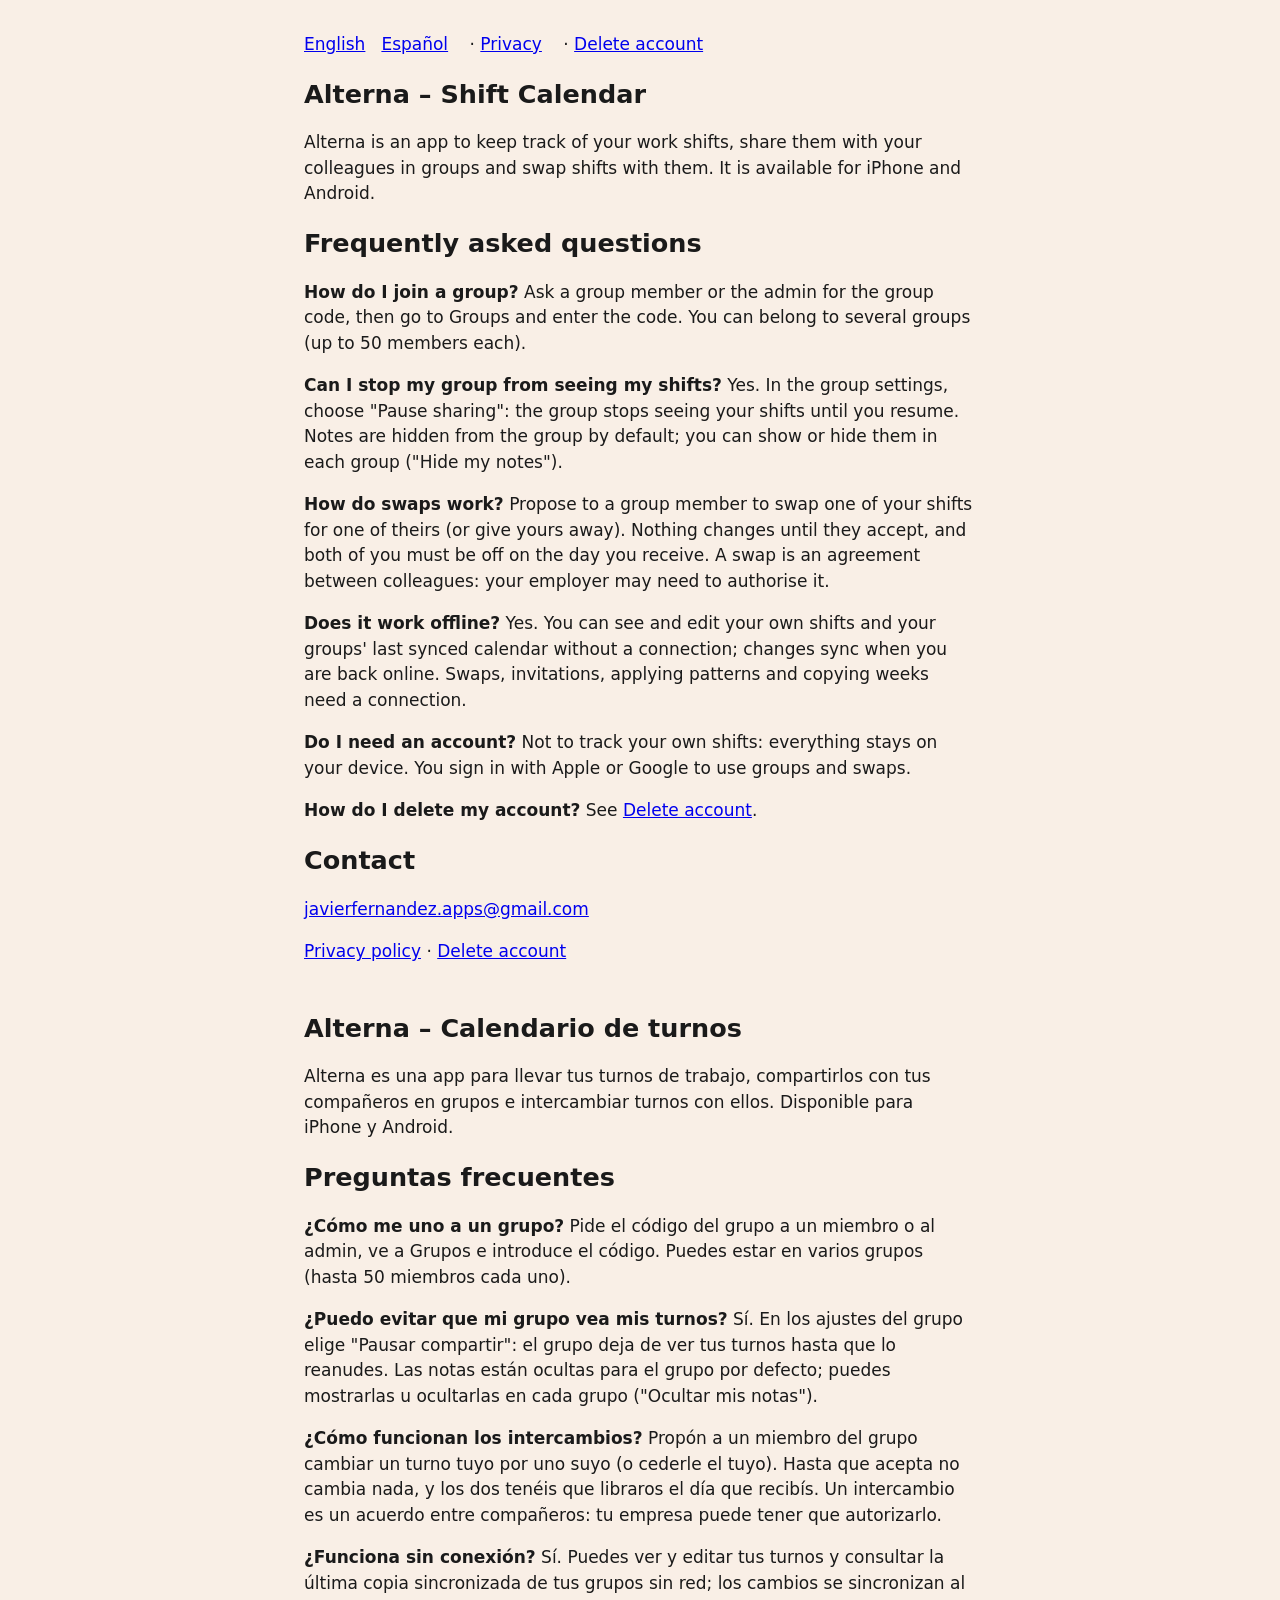
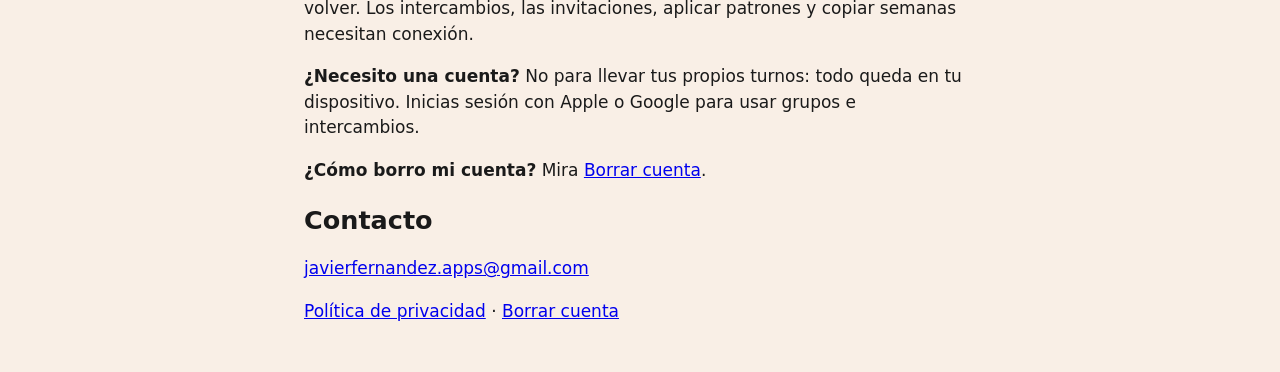
<file: index.html>
<!DOCTYPE html>
<html lang="en">
<head>
<meta charset="utf-8">
<meta name="viewport" content="width=device-width, initial-scale=1">
<title>Alterna – Support</title>
<style>
  body { font: 17px/1.5 -apple-system, system-ui, sans-serif; max-width: 42rem; margin: 2rem auto; padding: 0 1rem; color: #1a1a1a; background: #f9efe6; }
  h1, h2 { line-height: 1.2; } nav a { margin-right: 1rem; } section { margin-bottom: 3rem; }
  @media (prefers-color-scheme: dark) { body { color: #e6dce6; background: #000; } a { color: #c9a8d6; } }
</style>
</head>
<body>
<nav><a href="#en">English</a><a href="#es">Español</a> · <a href="privacy.html">Privacy</a> · <a href="delete-account.html">Delete account</a></nav>

<section id="en" lang="en">
<h1>Alterna – Shift Calendar</h1>
<p>Alterna is an app to keep track of your work shifts, share them with your colleagues in groups and swap shifts with them. It is available for iPhone and Android.</p>
<h2>Frequently asked questions</h2>
<p><strong>How do I join a group?</strong> Ask a group member or the admin for the group code, then go to Groups and enter the code. You can belong to several groups (up to 50 members each).</p>
<p><strong>Can I stop my group from seeing my shifts?</strong> Yes. In the group settings, choose "Pause sharing": the group stops seeing your shifts until you resume. Notes are hidden from the group by default; you can show or hide them in each group ("Hide my notes").</p>
<p><strong>How do swaps work?</strong> Propose to a group member to swap one of your shifts for one of theirs (or give yours away). Nothing changes until they accept, and both of you must be off on the day you receive. A swap is an agreement between colleagues: your employer may need to authorise it.</p>
<p><strong>Does it work offline?</strong> Yes. You can see and edit your own shifts and your groups' last synced calendar without a connection; changes sync when you are back online. Swaps, invitations, applying patterns and copying weeks need a connection.</p>
<p><strong>Do I need an account?</strong> Not to track your own shifts: everything stays on your device. You sign in with Apple or Google to use groups and swaps.</p>
<p><strong>How do I delete my account?</strong> See <a href="delete-account.html">Delete account</a>.</p>
<h2>Contact</h2>
<p><a href="mailto:javierfernandez.apps@gmail.com">javierfernandez.apps@gmail.com</a></p>
<p><a href="privacy.html">Privacy policy</a> · <a href="delete-account.html">Delete account</a></p>
</section>

<section id="es" lang="es">
<h1>Alterna – Calendario de turnos</h1>
<p>Alterna es una app para llevar tus turnos de trabajo, compartirlos con tus compañeros en grupos e intercambiar turnos con ellos. Disponible para iPhone y Android.</p>
<h2>Preguntas frecuentes</h2>
<p><strong>¿Cómo me uno a un grupo?</strong> Pide el código del grupo a un miembro o al admin, ve a Grupos e introduce el código. Puedes estar en varios grupos (hasta 50 miembros cada uno).</p>
<p><strong>¿Puedo evitar que mi grupo vea mis turnos?</strong> Sí. En los ajustes del grupo elige "Pausar compartir": el grupo deja de ver tus turnos hasta que lo reanudes. Las notas están ocultas para el grupo por defecto; puedes mostrarlas u ocultarlas en cada grupo ("Ocultar mis notas").</p>
<p><strong>¿Cómo funcionan los intercambios?</strong> Propón a un miembro del grupo cambiar un turno tuyo por uno suyo (o cederle el tuyo). Hasta que acepta no cambia nada, y los dos tenéis que libraros el día que recibís. Un intercambio es un acuerdo entre compañeros: tu empresa puede tener que autorizarlo.</p>
<p><strong>¿Funciona sin conexión?</strong> Sí. Puedes ver y editar tus turnos y consultar la última copia sincronizada de tus grupos sin red; los cambios se sincronizan al volver. Los intercambios, las invitaciones, aplicar patrones y copiar semanas necesitan conexión.</p>
<p><strong>¿Necesito una cuenta?</strong> No para llevar tus propios turnos: todo queda en tu dispositivo. Inicias sesión con Apple o Google para usar grupos e intercambios.</p>
<p><strong>¿Cómo borro mi cuenta?</strong> Mira <a href="delete-account.html">Borrar cuenta</a>.</p>
<h2>Contacto</h2>
<p><a href="mailto:javierfernandez.apps@gmail.com">javierfernandez.apps@gmail.com</a></p>
<p><a href="privacy.html">Política de privacidad</a> · <a href="delete-account.html">Borrar cuenta</a></p>
</section>
</body>
</html>
</file>
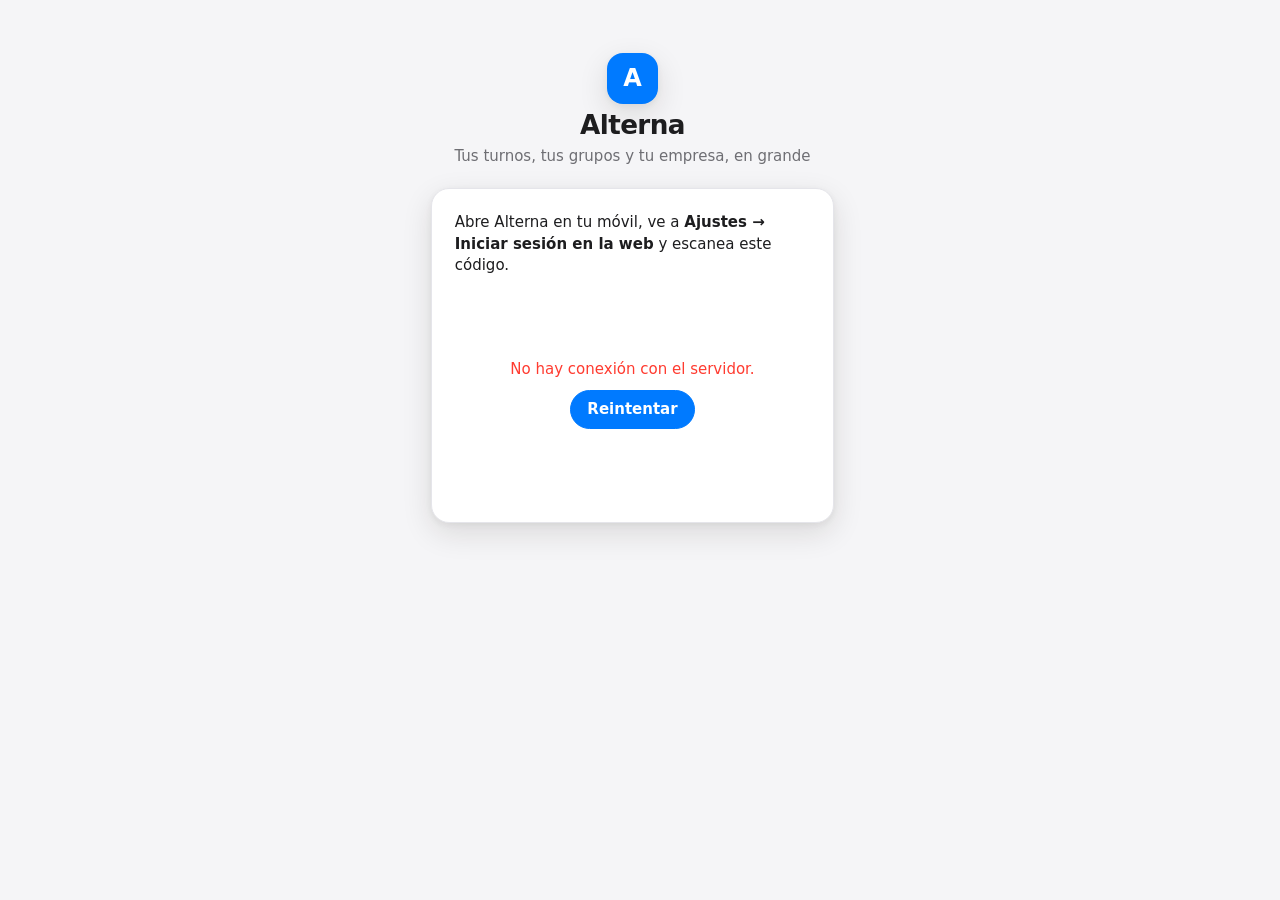
<file: app/index.html>
<!doctype html>
<html lang="es">
  <head>
    <meta charset="UTF-8" />
    <meta name="viewport" content="width=device-width, initial-scale=1.0" />
    <meta name="color-scheme" content="light dark" />
    <title>Alterna</title>
    <script type="module" crossorigin src="./assets/index-CarfD_Fy.js"></script>
    <link rel="modulepreload" crossorigin href="./assets/Icon-5HZOIRiD.js">
    <link rel="modulepreload" crossorigin href="./assets/palette-BqpuS-wk.js">
    <link rel="modulepreload" crossorigin href="./assets/dates-BoqfBCbi.js">
    <link rel="stylesheet" crossorigin href="./assets/index-DREO3uJE.css">
  </head>
  <body>
    <div id="app"></div>
  </body>
</html>
</file>
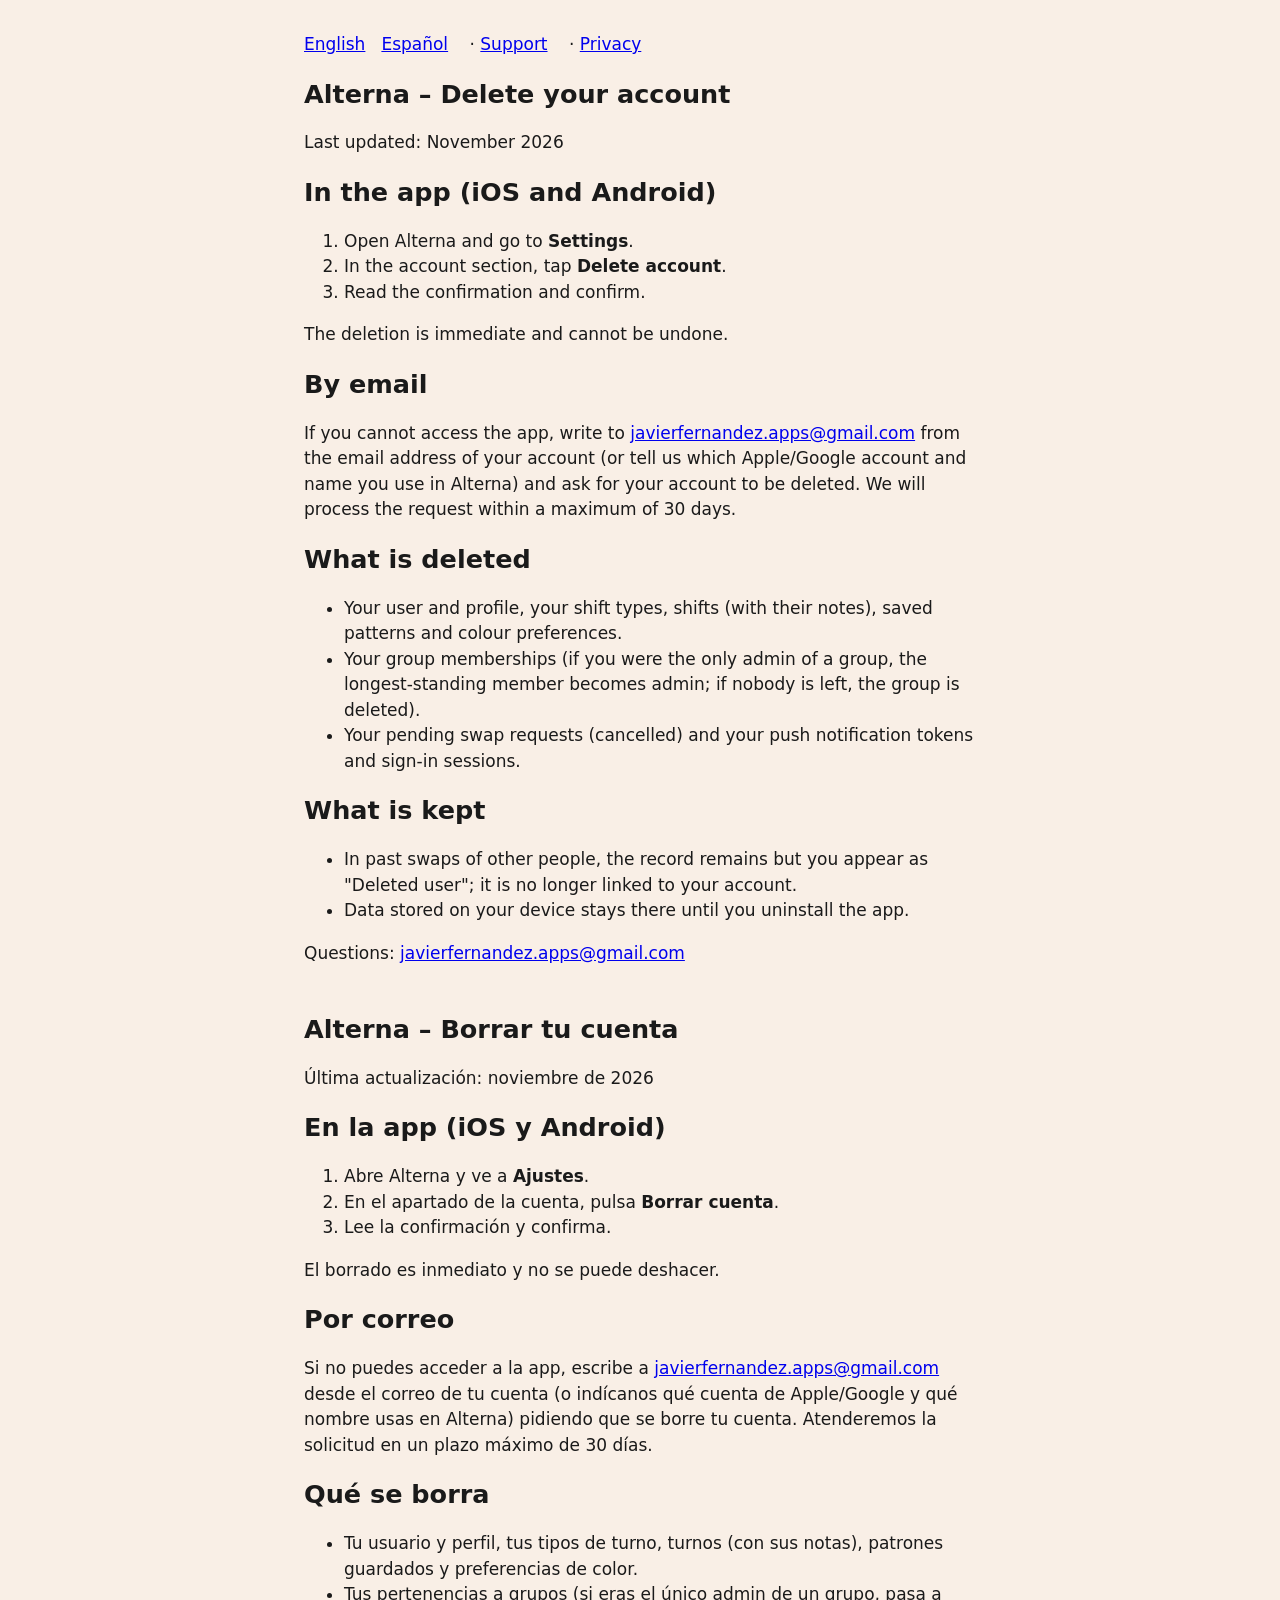
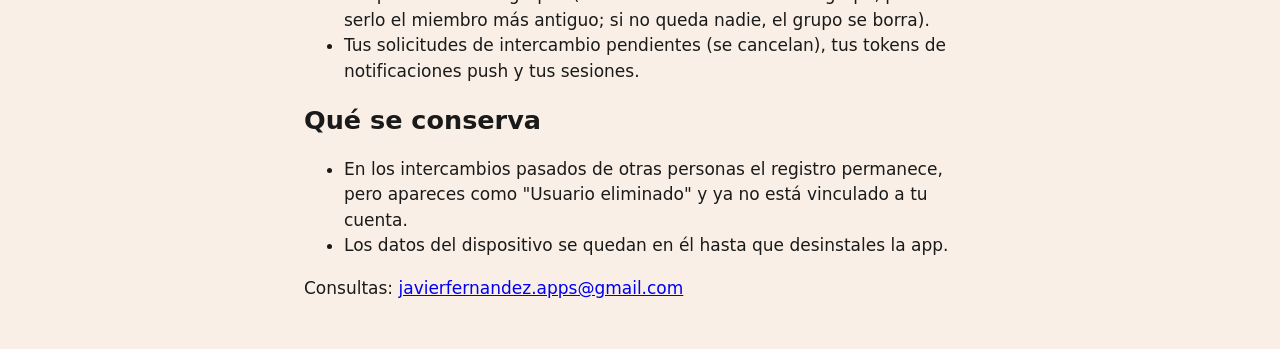
<file: delete-account.html>
<!DOCTYPE html>
<html lang="en">
<head>
<meta charset="utf-8">
<meta name="viewport" content="width=device-width, initial-scale=1">
<title>Alterna – Delete account</title>
<style>
  body { font: 17px/1.5 -apple-system, system-ui, sans-serif; max-width: 42rem; margin: 2rem auto; padding: 0 1rem; color: #1a1a1a; background: #f9efe6; }
  h1, h2 { line-height: 1.2; } nav a { margin-right: 1rem; } section { margin-bottom: 3rem; }
  @media (prefers-color-scheme: dark) { body { color: #e6dce6; background: #000; } a { color: #c9a8d6; } }
</style>
</head>
<body>
<nav><a href="#en">English</a><a href="#es">Español</a> · <a href="index.html">Support</a> · <a href="privacy.html">Privacy</a></nav>

<section id="en" lang="en">
<h1>Alterna – Delete your account</h1>
<p>Last updated: November 2026</p>
<h2>In the app (iOS and Android)</h2>
<ol>
  <li>Open Alterna and go to <strong>Settings</strong>.</li>
  <li>In the account section, tap <strong>Delete account</strong>.</li>
  <li>Read the confirmation and confirm.</li>
</ol>
<p>The deletion is immediate and cannot be undone.</p>
<h2>By email</h2>
<p>If you cannot access the app, write to <a href="mailto:javierfernandez.apps@gmail.com">javierfernandez.apps@gmail.com</a> from the email address of your account (or tell us which Apple/Google account and name you use in Alterna) and ask for your account to be deleted. We will process the request within a maximum of 30 days.</p>
<h2>What is deleted</h2>
<ul>
  <li>Your user and profile, your shift types, shifts (with their notes), saved patterns and colour preferences.</li>
  <li>Your group memberships (if you were the only admin of a group, the longest-standing member becomes admin; if nobody is left, the group is deleted).</li>
  <li>Your pending swap requests (cancelled) and your push notification tokens and sign-in sessions.</li>
</ul>
<h2>What is kept</h2>
<ul>
  <li>In past swaps of other people, the record remains but you appear as "Deleted user"; it is no longer linked to your account.</li>
  <li>Data stored on your device stays there until you uninstall the app.</li>
</ul>
<p>Questions: <a href="mailto:javierfernandez.apps@gmail.com">javierfernandez.apps@gmail.com</a></p>
</section>

<section id="es" lang="es">
<h1>Alterna – Borrar tu cuenta</h1>
<p>Última actualización: noviembre de 2026</p>
<h2>En la app (iOS y Android)</h2>
<ol>
  <li>Abre Alterna y ve a <strong>Ajustes</strong>.</li>
  <li>En el apartado de la cuenta, pulsa <strong>Borrar cuenta</strong>.</li>
  <li>Lee la confirmación y confirma.</li>
</ol>
<p>El borrado es inmediato y no se puede deshacer.</p>
<h2>Por correo</h2>
<p>Si no puedes acceder a la app, escribe a <a href="mailto:javierfernandez.apps@gmail.com">javierfernandez.apps@gmail.com</a> desde el correo de tu cuenta (o indícanos qué cuenta de Apple/Google y qué nombre usas en Alterna) pidiendo que se borre tu cuenta. Atenderemos la solicitud en un plazo máximo de 30 días.</p>
<h2>Qué se borra</h2>
<ul>
  <li>Tu usuario y perfil, tus tipos de turno, turnos (con sus notas), patrones guardados y preferencias de color.</li>
  <li>Tus pertenencias a grupos (si eras el único admin de un grupo, pasa a serlo el miembro más antiguo; si no queda nadie, el grupo se borra).</li>
  <li>Tus solicitudes de intercambio pendientes (se cancelan), tus tokens de notificaciones push y tus sesiones.</li>
</ul>
<h2>Qué se conserva</h2>
<ul>
  <li>En los intercambios pasados de otras personas el registro permanece, pero apareces como "Usuario eliminado" y ya no está vinculado a tu cuenta.</li>
  <li>Los datos del dispositivo se quedan en él hasta que desinstales la app.</li>
</ul>
<p>Consultas: <a href="mailto:javierfernandez.apps@gmail.com">javierfernandez.apps@gmail.com</a></p>
</section>
</body>
</html>
</file>
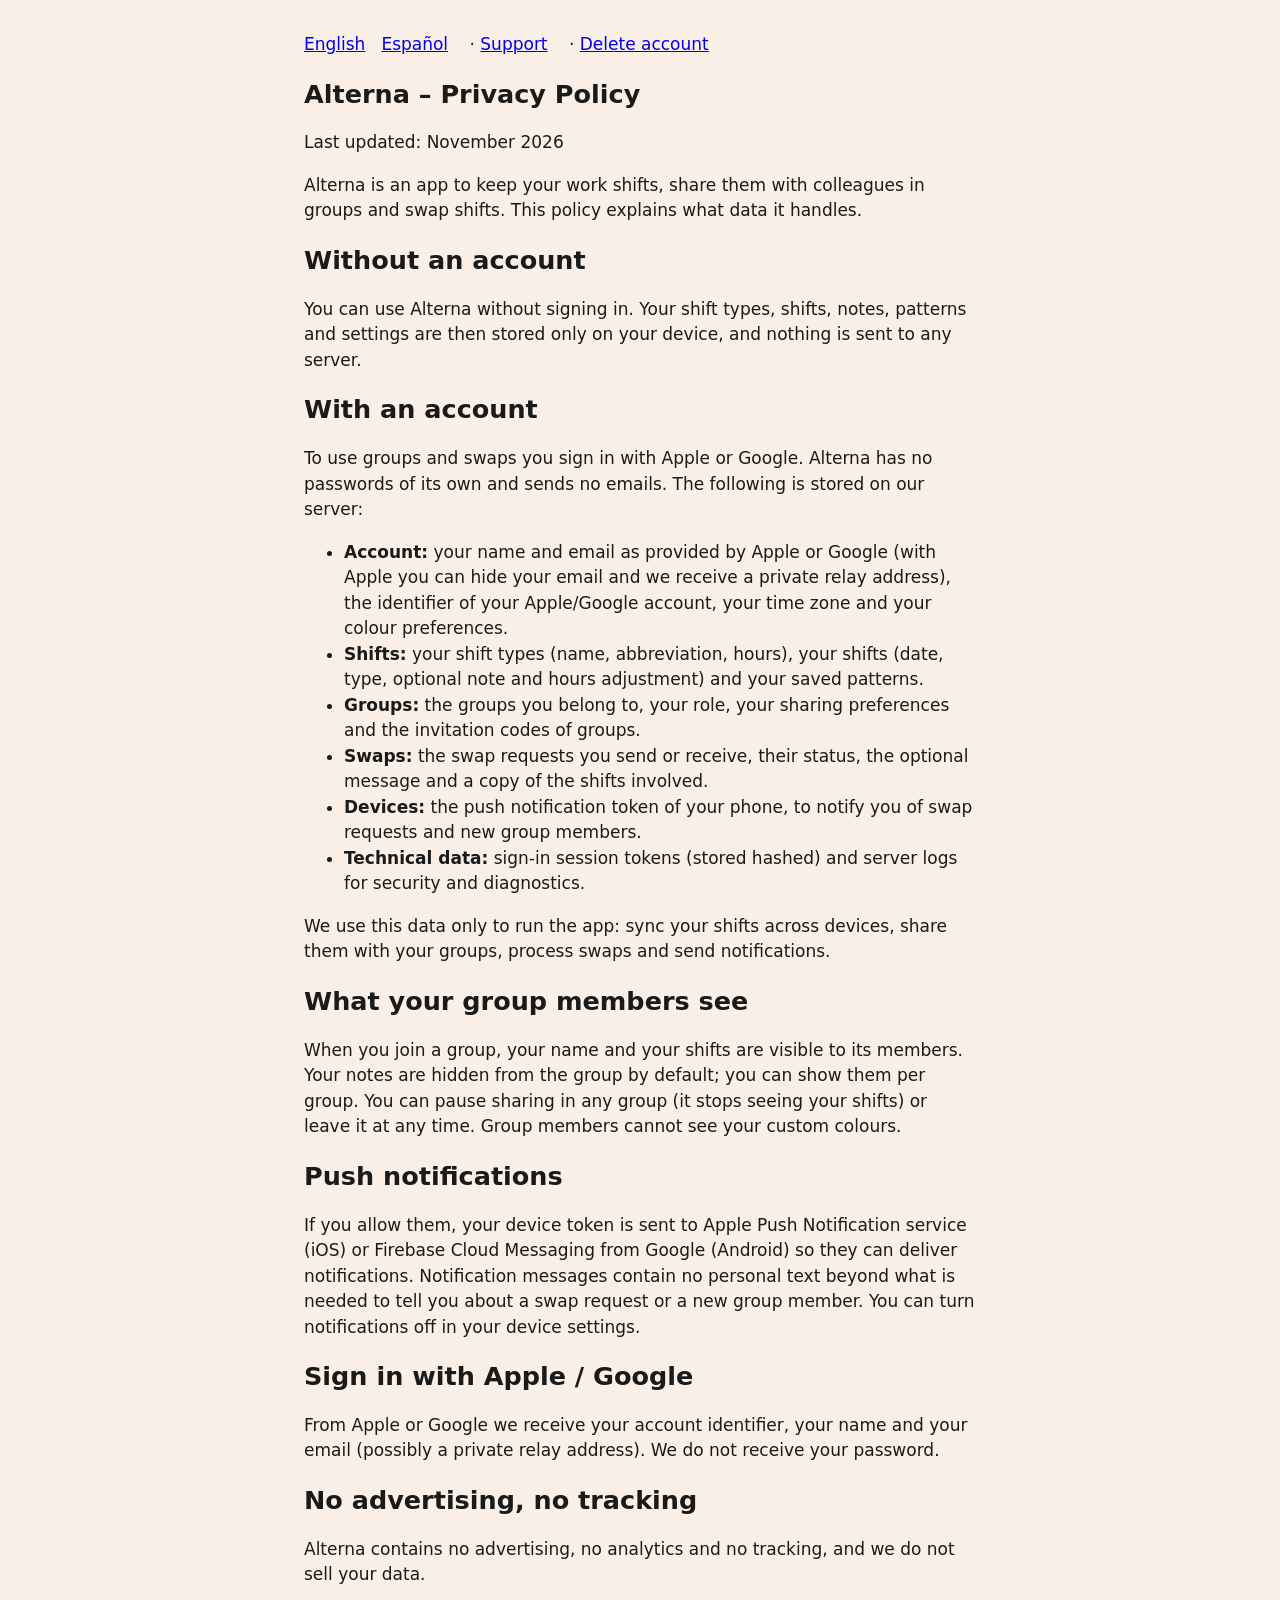
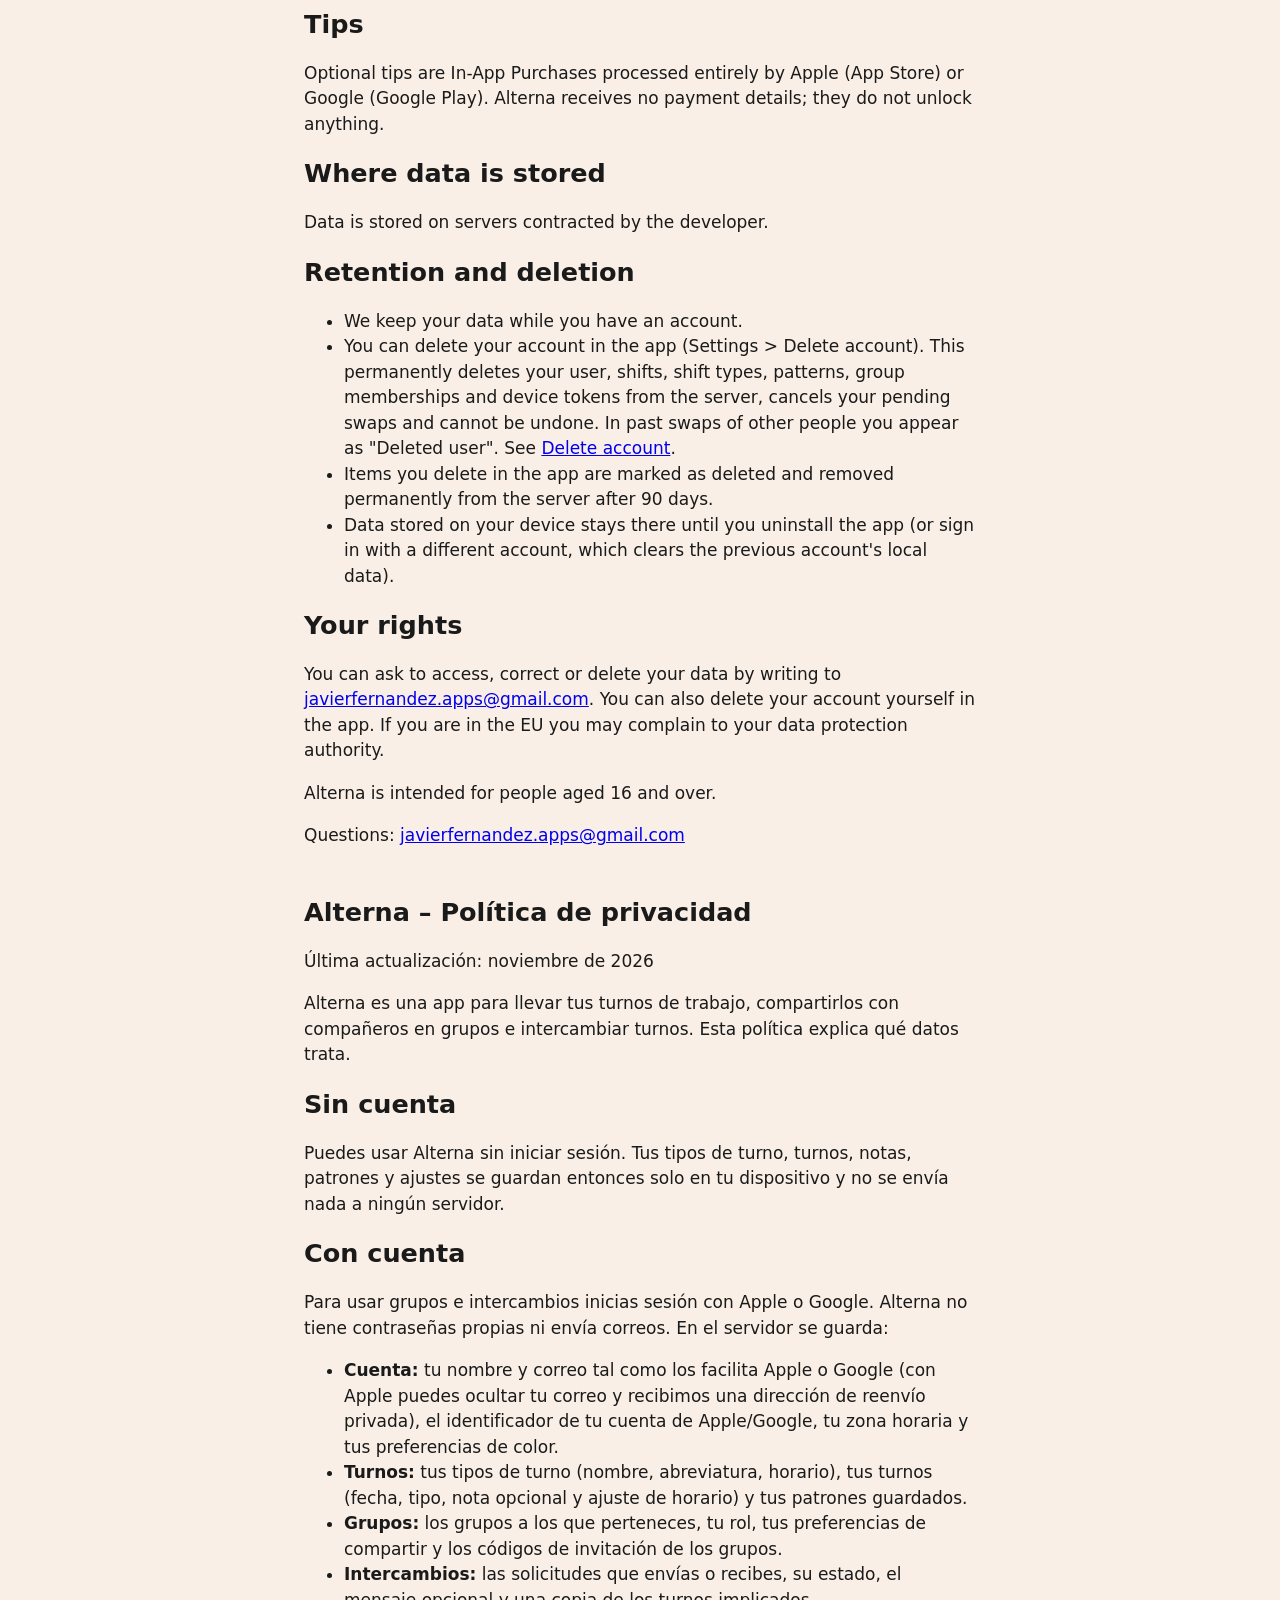
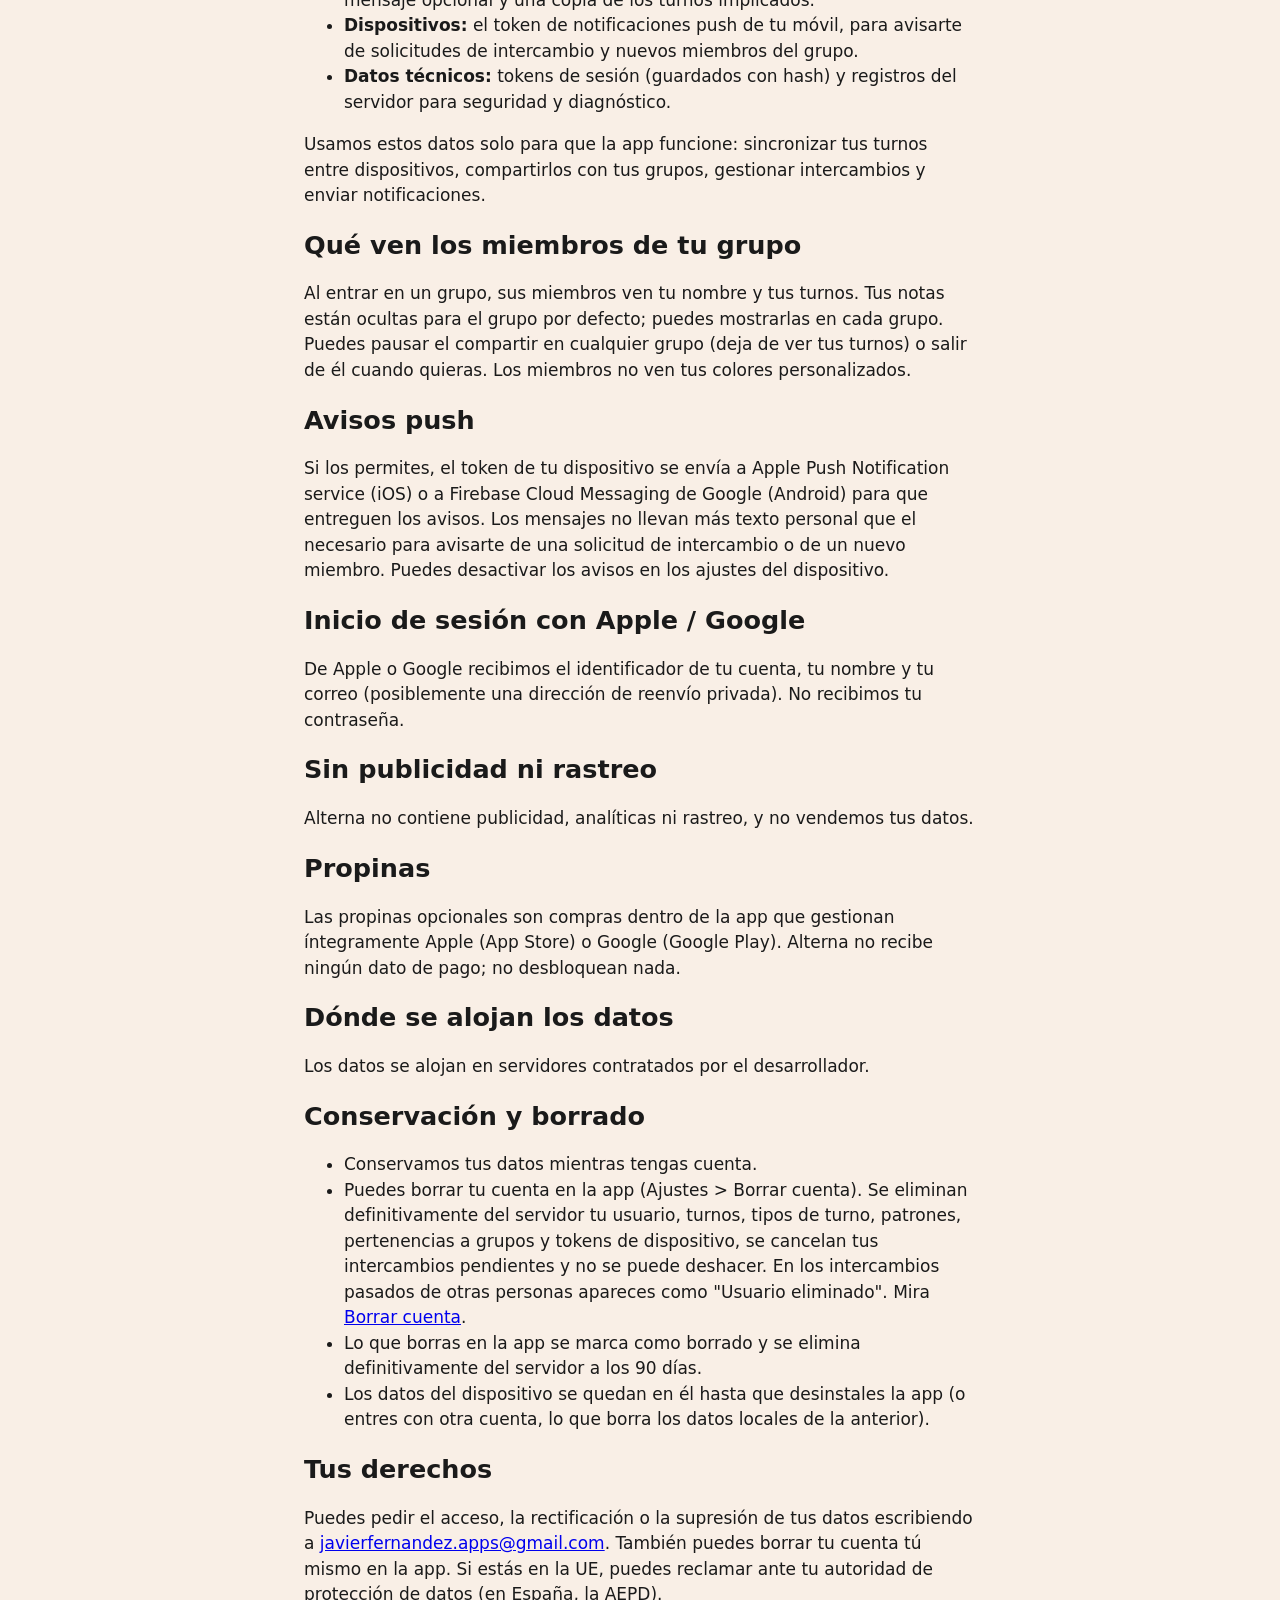
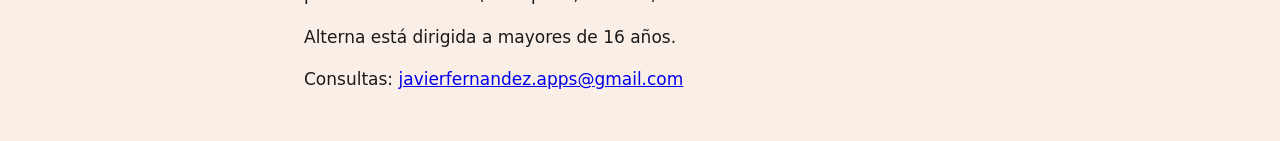
<file: privacy.html>
<!DOCTYPE html>
<html lang="en">
<head>
<meta charset="utf-8">
<meta name="viewport" content="width=device-width, initial-scale=1">
<title>Alterna – Privacy Policy</title>
<style>
  body { font: 17px/1.5 -apple-system, system-ui, sans-serif; max-width: 42rem; margin: 2rem auto; padding: 0 1rem; color: #1a1a1a; background: #f9efe6; }
  h1, h2 { line-height: 1.2; } nav a { margin-right: 1rem; } section { margin-bottom: 3rem; }
  @media (prefers-color-scheme: dark) { body { color: #e6dce6; background: #000; } a { color: #c9a8d6; } }
</style>
</head>
<body>
<nav><a href="#en">English</a><a href="#es">Español</a> · <a href="index.html">Support</a> · <a href="delete-account.html">Delete account</a></nav>

<section id="en" lang="en">
<h1>Alterna – Privacy Policy</h1>
<p>Last updated: November 2026</p>
<p>Alterna is an app to keep your work shifts, share them with colleagues in groups and swap shifts. This policy explains what data it handles.</p>
<h2>Without an account</h2>
<p>You can use Alterna without signing in. Your shift types, shifts, notes, patterns and settings are then stored only on your device, and nothing is sent to any server.</p>
<h2>With an account</h2>
<p>To use groups and swaps you sign in with Apple or Google. Alterna has no passwords of its own and sends no emails. The following is stored on our server:</p>
<ul>
  <li><strong>Account:</strong> your name and email as provided by Apple or Google (with Apple you can hide your email and we receive a private relay address), the identifier of your Apple/Google account, your time zone and your colour preferences.</li>
  <li><strong>Shifts:</strong> your shift types (name, abbreviation, hours), your shifts (date, type, optional note and hours adjustment) and your saved patterns.</li>
  <li><strong>Groups:</strong> the groups you belong to, your role, your sharing preferences and the invitation codes of groups.</li>
  <li><strong>Swaps:</strong> the swap requests you send or receive, their status, the optional message and a copy of the shifts involved.</li>
  <li><strong>Devices:</strong> the push notification token of your phone, to notify you of swap requests and new group members.</li>
  <li><strong>Technical data:</strong> sign-in session tokens (stored hashed) and server logs for security and diagnostics.</li>
</ul>
<p>We use this data only to run the app: sync your shifts across devices, share them with your groups, process swaps and send notifications.</p>
<h2>What your group members see</h2>
<p>When you join a group, your name and your shifts are visible to its members. Your notes are hidden from the group by default; you can show them per group. You can pause sharing in any group (it stops seeing your shifts) or leave it at any time. Group members cannot see your custom colours.</p>
<h2>Push notifications</h2>
<p>If you allow them, your device token is sent to Apple Push Notification service (iOS) or Firebase Cloud Messaging from Google (Android) so they can deliver notifications. Notification messages contain no personal text beyond what is needed to tell you about a swap request or a new group member. You can turn notifications off in your device settings.</p>
<h2>Sign in with Apple / Google</h2>
<p>From Apple or Google we receive your account identifier, your name and your email (possibly a private relay address). We do not receive your password.</p>
<h2>No advertising, no tracking</h2>
<p>Alterna contains no advertising, no analytics and no tracking, and we do not sell your data.</p>
<h2>Tips</h2>
<p>Optional tips are In-App Purchases processed entirely by Apple (App Store) or Google (Google Play). Alterna receives no payment details; they do not unlock anything.</p>
<h2>Where data is stored</h2>
<p>Data is stored on servers contracted by the developer.<!-- TODO: proveedor de alojamiento --></p>
<h2>Retention and deletion</h2>
<ul>
  <li>We keep your data while you have an account.</li>
  <li>You can delete your account in the app (Settings &gt; Delete account). This permanently deletes your user, shifts, shift types, patterns, group memberships and device tokens from the server, cancels your pending swaps and cannot be undone. In past swaps of other people you appear as "Deleted user". See <a href="delete-account.html">Delete account</a>.</li>
  <li>Items you delete in the app are marked as deleted and removed permanently from the server after 90 days.</li>
  <li>Data stored on your device stays there until you uninstall the app (or sign in with a different account, which clears the previous account's local data).</li>
</ul>
<h2>Your rights</h2>
<p>You can ask to access, correct or delete your data by writing to <a href="mailto:javierfernandez.apps@gmail.com">javierfernandez.apps@gmail.com</a>. You can also delete your account yourself in the app. If you are in the EU you may complain to your data protection authority.</p>
<p>Alterna is intended for people aged 16 and over.</p>
<p>Questions: <a href="mailto:javierfernandez.apps@gmail.com">javierfernandez.apps@gmail.com</a></p>
</section>

<section id="es" lang="es">
<h1>Alterna – Política de privacidad</h1>
<p>Última actualización: noviembre de 2026</p>
<p>Alterna es una app para llevar tus turnos de trabajo, compartirlos con compañeros en grupos e intercambiar turnos. Esta política explica qué datos trata.</p>
<h2>Sin cuenta</h2>
<p>Puedes usar Alterna sin iniciar sesión. Tus tipos de turno, turnos, notas, patrones y ajustes se guardan entonces solo en tu dispositivo y no se envía nada a ningún servidor.</p>
<h2>Con cuenta</h2>
<p>Para usar grupos e intercambios inicias sesión con Apple o Google. Alterna no tiene contraseñas propias ni envía correos. En el servidor se guarda:</p>
<ul>
  <li><strong>Cuenta:</strong> tu nombre y correo tal como los facilita Apple o Google (con Apple puedes ocultar tu correo y recibimos una dirección de reenvío privada), el identificador de tu cuenta de Apple/Google, tu zona horaria y tus preferencias de color.</li>
  <li><strong>Turnos:</strong> tus tipos de turno (nombre, abreviatura, horario), tus turnos (fecha, tipo, nota opcional y ajuste de horario) y tus patrones guardados.</li>
  <li><strong>Grupos:</strong> los grupos a los que perteneces, tu rol, tus preferencias de compartir y los códigos de invitación de los grupos.</li>
  <li><strong>Intercambios:</strong> las solicitudes que envías o recibes, su estado, el mensaje opcional y una copia de los turnos implicados.</li>
  <li><strong>Dispositivos:</strong> el token de notificaciones push de tu móvil, para avisarte de solicitudes de intercambio y nuevos miembros del grupo.</li>
  <li><strong>Datos técnicos:</strong> tokens de sesión (guardados con hash) y registros del servidor para seguridad y diagnóstico.</li>
</ul>
<p>Usamos estos datos solo para que la app funcione: sincronizar tus turnos entre dispositivos, compartirlos con tus grupos, gestionar intercambios y enviar notificaciones.</p>
<h2>Qué ven los miembros de tu grupo</h2>
<p>Al entrar en un grupo, sus miembros ven tu nombre y tus turnos. Tus notas están ocultas para el grupo por defecto; puedes mostrarlas en cada grupo. Puedes pausar el compartir en cualquier grupo (deja de ver tus turnos) o salir de él cuando quieras. Los miembros no ven tus colores personalizados.</p>
<h2>Avisos push</h2>
<p>Si los permites, el token de tu dispositivo se envía a Apple Push Notification service (iOS) o a Firebase Cloud Messaging de Google (Android) para que entreguen los avisos. Los mensajes no llevan más texto personal que el necesario para avisarte de una solicitud de intercambio o de un nuevo miembro. Puedes desactivar los avisos en los ajustes del dispositivo.</p>
<h2>Inicio de sesión con Apple / Google</h2>
<p>De Apple o Google recibimos el identificador de tu cuenta, tu nombre y tu correo (posiblemente una dirección de reenvío privada). No recibimos tu contraseña.</p>
<h2>Sin publicidad ni rastreo</h2>
<p>Alterna no contiene publicidad, analíticas ni rastreo, y no vendemos tus datos.</p>
<h2>Propinas</h2>
<p>Las propinas opcionales son compras dentro de la app que gestionan íntegramente Apple (App Store) o Google (Google Play). Alterna no recibe ningún dato de pago; no desbloquean nada.</p>
<h2>Dónde se alojan los datos</h2>
<p>Los datos se alojan en servidores contratados por el desarrollador.<!-- TODO: proveedor de alojamiento --></p>
<h2>Conservación y borrado</h2>
<ul>
  <li>Conservamos tus datos mientras tengas cuenta.</li>
  <li>Puedes borrar tu cuenta en la app (Ajustes &gt; Borrar cuenta). Se eliminan definitivamente del servidor tu usuario, turnos, tipos de turno, patrones, pertenencias a grupos y tokens de dispositivo, se cancelan tus intercambios pendientes y no se puede deshacer. En los intercambios pasados de otras personas apareces como "Usuario eliminado". Mira <a href="delete-account.html">Borrar cuenta</a>.</li>
  <li>Lo que borras en la app se marca como borrado y se elimina definitivamente del servidor a los 90 días.</li>
  <li>Los datos del dispositivo se quedan en él hasta que desinstales la app (o entres con otra cuenta, lo que borra los datos locales de la anterior).</li>
</ul>
<h2>Tus derechos</h2>
<p>Puedes pedir el acceso, la rectificación o la supresión de tus datos escribiendo a <a href="mailto:javierfernandez.apps@gmail.com">javierfernandez.apps@gmail.com</a>. También puedes borrar tu cuenta tú mismo en la app. Si estás en la UE, puedes reclamar ante tu autoridad de protección de datos (en España, la AEPD).</p>
<p>Alterna está dirigida a mayores de 16 años.</p>
<p>Consultas: <a href="mailto:javierfernandez.apps@gmail.com">javierfernandez.apps@gmail.com</a></p>
</section>
</body>
</html>
</file>
<file: app/assets/index-DREO3uJE.css>
:root{--bg:#f5f5f7;--surface:#fff;--surface-2:#f5f5f7;--text:#1d1d1f;--muted:#6e6e73;--border:#e5e5ea;--border-strong:#d2d2d7;--accent:#007aff;--accent-hover:#0066d6;--accent-text:#fff;--accent-soft:#e8f1fc;--today:#eaf1fd;--weekend:#fafafc;--danger:#ff3b30;--danger-soft:#fbe9e6;--ok:#2f7d3a;--warn-soft:#fdf3dc;--shadow-sm:0 1px 2px #0000000a;--shadow-md:0 10px 30px #1e1c141f, 0 2px 6px #1e1c140f;--radius:18px;--radius-sm:10px;--ease:cubic-bezier(.25, .1, .25, 1);--dur:.14s;--lightningcss-light:initial;--lightningcss-dark: ;color-scheme:light dark;-webkit-font-smoothing:antialiased;font-family:-apple-system,BlinkMacSystemFont,system-ui,SF Pro Text,Segoe UI,Roboto,Helvetica Neue,sans-serif;font-size:15px}@media (prefers-color-scheme:dark){:root{--lightningcss-light: ;--lightningcss-dark:initial;--bg:#000;--surface:#1c1c1e;--surface-2:#2c2c2e;--text:#f5f5f7;--muted:#98989d;--border:#38383a;--border-strong:#48484a;--accent:#0a84ff;--accent-hover:#409cff;--accent-text:#fff;--accent-soft:#1b2a45;--today:#1b2740;--weekend:#141416;--danger:#ff453a;--danger-soft:#3a1f1c;--ok:#7fd18b;--warn-soft:#3a3118;--shadow-sm:0 1px 2px #0006;--shadow-md:0 12px 34px #0000008c, 0 2px 6px #0006}}*,:before,:after{box-sizing:border-box}html{scrollbar-gutter:stable}body{background:var(--bg);color:var(--text);min-height:100vh;margin:0;line-height:1.45}h1{letter-spacing:-.022em;margin:0;font-size:1.75rem;font-weight:700;line-height:1.15}h2{letter-spacing:-.015em;margin:0;font-size:1.15rem;font-weight:600}h3{margin:0;font-size:1rem;font-weight:600}p{margin:0}a{color:var(--accent);text-underline-offset:3px}button,select,input,textarea{font:inherit;color:inherit;background:var(--surface);border:1px solid var(--border-strong);border-radius:var(--radius-sm);transition:background var(--dur) var(--ease), border-color var(--dur) var(--ease), box-shadow var(--dur) var(--ease), transform var(--dur) var(--ease);padding:.5rem .9rem}input,select,textarea{width:100%}input[type=checkbox],input[type=radio]{width:auto;accent-color:var(--accent)}textarea{resize:vertical;min-height:4.2rem}button{cursor:pointer;box-shadow:none;font-weight:500}button:hover:not(:disabled){background:var(--surface-2)}button:active:not(:disabled){transform:scale(.98)}button.primary{background:var(--accent);color:var(--accent-text);border-color:var(--accent);border-radius:999px;padding-inline:1.1rem;font-weight:600}button.primary:hover:not(:disabled){background:var(--accent-hover);border-color:var(--accent-hover)}button.danger{color:var(--danger)}button.danger:hover:not(:disabled){background:var(--danger-soft)}button.ghost{box-shadow:none;background:0 0;border-color:#0000}button.ghost:hover:not(:disabled){background:var(--accent-soft);border-color:#0000}button.icon{min-width:2.35rem;padding:.45rem .6rem;line-height:1}button.linkbtn{box-shadow:none;color:var(--accent);text-underline-offset:3px;background:0 0;border:0;padding:0;font-weight:500;text-decoration:underline}button:disabled{opacity:.5;cursor:default}:focus-visible{outline:3px solid color-mix(in srgb, var(--accent) 55%, transparent);outline-offset:2px}input:focus-visible,select:focus-visible,textarea:focus-visible{outline-offset:0;border-color:var(--accent);outline-width:3px}label.field{color:var(--muted);gap:.3rem;font-size:.88rem;font-weight:550;display:grid}label.field>:not(span:first-child){color:var(--text);font-weight:400}.seg{background:color-mix(in srgb, var(--text) 7%, transparent);border:0;border-radius:10px;gap:2px;padding:3px;display:inline-flex}.seg button{box-shadow:none;color:var(--text);background:0 0;border:0;border-radius:8px;padding:.3rem .9rem;font-weight:500}.seg button:hover:not(:disabled){background:0 0}.seg button[aria-pressed=true],.seg button[aria-current=true]{background:var(--surface);box-shadow:0 1px 3px #0000001f,0 0 0 .5px #0000000a}.page{max-width:1440px;margin:0 auto;padding:1.5rem 1.25rem 3rem}.card{background:var(--surface);border:1px solid var(--border);border-radius:var(--radius);box-shadow:var(--shadow-sm);padding:1.25rem 1.4rem}.muted{color:var(--muted)}.error{color:var(--danger)}.stack{gap:.8rem;display:grid}.row{flex-wrap:wrap;align-items:center;gap:.6rem;display:flex}.spacer{flex:1}.sr-only{clip-path:inset(50%);white-space:nowrap;width:1px;height:1px;position:absolute;overflow:hidden}.small{font-size:.85rem}.badge{background:var(--accent-soft);color:var(--accent);box-shadow:none;border:0;border-radius:999px;align-items:center;gap:.3rem;padding:.18rem .65rem;font-size:.8rem;font-weight:600;display:inline-flex}.badge:hover:not(:disabled){background:var(--accent-soft);filter:brightness(.97)}.pill{border:1px solid var(--border);color:var(--muted);border-radius:999px;padding:.05rem .5rem;font-size:.72rem;font-weight:500;display:inline-block}.banner{border-radius:var(--radius-sm);border:1px solid var(--border);background:var(--surface);padding:.7rem 1rem}.banner.warn{background:var(--warn-soft);border-color:color-mix(in srgb, var(--danger) 35%, var(--border))}.banner.info{background:var(--accent-soft);border-color:#0000}.banner.err{background:var(--danger-soft);color:var(--danger);border-color:#0000}.chip{text-align:center;border:2px solid #0000;border-radius:8px;min-width:2.5rem;padding:.22rem .5rem;font-size:.9rem;font-weight:700;display:inline-block}.chip.none{color:var(--muted);border-color:var(--border-strong);background:0 0}.empty{text-align:center;color:var(--muted);justify-items:center;gap:.5rem;padding:2.5rem 1rem;display:grid}.empty .icon{font-size:2rem;line-height:1}.empty strong{color:var(--text);font-size:1.05rem}.skeleton{background:var(--border);border-radius:8px;min-height:1em;position:relative;overflow:hidden}.skeleton:after{content:"";background:linear-gradient(90deg, transparent, color-mix(in srgb, var(--surface) 55%, transparent), transparent);animation:1.3s infinite shimmer;position:absolute;inset:0;transform:translate(-100%)}@keyframes shimmer{to{transform:translate(100%)}}.fade-in{animation:fade var(--dur) var(--ease) both}@keyframes fade{0%{opacity:0;transform:translateY(3px)}}.table-wrap{background:var(--surface);border:1px solid var(--border);border-radius:var(--radius);box-shadow:var(--shadow-sm);overflow-x:auto}table.data{border-collapse:collapse;width:100%}table.data th,table.data td{text-align:left;border-bottom:1px solid var(--border);padding:.65rem .9rem}table.data thead th{text-transform:uppercase;letter-spacing:.04em;color:var(--muted);background:var(--surface-2);font-size:.78rem;font-weight:600}table.data tbody tr:last-child td,table.data tbody tr:last-child th{border-bottom:0}table.data tbody tr{transition:background var(--dur) var(--ease)}table.data tbody tr:hover{background:var(--surface-2)}table.data .num{text-align:right;font-variant-numeric:tabular-nums}table.data tfoot th,table.data tfoot td{background:var(--surface-2);border-top:1px solid var(--border-strong);border-bottom:0;font-weight:650}.page-head{flex-wrap:wrap;align-items:center;gap:.8rem;margin-bottom:1.1rem;display:flex}.page-head .sub{color:var(--muted);font-size:.92rem}@media (max-width:640px){:root{font-size:15px}.page{padding:1rem .85rem 2.5rem}h1{font-size:1.35rem}}@media (prefers-reduced-motion:reduce){*,:before,:after{scroll-behavior:auto!important;transition:none!important;animation:none!important}}.chip.sm{border-width:1.5px;border-radius:6px;min-width:0;padding:.08rem .35rem;font-size:.75rem}.chip.lg{border-radius:11px;min-width:3.4rem;padding:.45rem .8rem;font-size:1.15rem}.chip.none.sm{border-style:dashed}.toolbar{flex-wrap:wrap;align-items:center;gap:.7rem;margin-bottom:1rem;display:flex}.stepper{align-items:center;gap:.25rem;display:inline-flex}.period{text-align:center;min-width:11.5rem;line-height:1.2;display:grid}.period strong{font-weight:650;display:block}.period strong:first-letter{text-transform:uppercase}.toolbar button{align-items:center;gap:.4rem;display:inline-flex}@media (max-width:640px){.period{min-width:8.5rem}}.back{color:var(--muted);align-items:center;gap:.2rem;margin-bottom:.6rem;font-size:.85rem;text-decoration:none;display:inline-flex}.back:hover{color:var(--text)}:root{--c-amber-f:#fbe3b0;--c-amber-t:#633806;--c-coral-f:#ffd2c4;--c-coral-t:#712b13;--c-red-f:#ffcbcb;--c-red-t:#791f1f;--c-pink-f:#fdcce0;--c-pink-t:#72243e;--c-purple-f:#cecbf6;--c-purple-t:#26215c;--c-blue-f:#c6e0fb;--c-blue-t:#0c447c;--c-teal-f:#b5e8e6;--c-teal-t:#085041;--c-green-f:#d3edbf;--c-green-t:#27500a;--c-gray-f:#e4e2dc;--c-gray-t:#444441;--c-yellow-f:#fff4b3;--c-yellow-t:#5a4700;--c-orange-f:#ffddbd;--c-orange-t:#7a3300;--c-brown-f:#e9dccf;--c-brown-t:#4a2f1a;--c-magenta-f:#f8d0f1;--c-magenta-t:#6b1160;--c-lime-f:#e3f5b0;--c-lime-t:#3a4d00;--c-indigo-f:#c7cef9;--c-indigo-t:#1b2370;--c-sky-f:#cdeffb;--c-sky-t:#04506b;--c-mint-f:#bff3d6;--c-mint-t:#06503a;--c-slate-f:#d9e0e8;--c-slate-t:#2a3a4d}@media (prefers-color-scheme:dark){:root{--c-amber-f:#633806;--c-amber-t:#fac775;--c-coral-f:#712b13;--c-coral-t:#f5c4b3;--c-red-f:#791f1f;--c-red-t:#f7c1c1;--c-pink-f:#72243e;--c-pink-t:#f4c0d1;--c-purple-f:#3c3489;--c-purple-t:#cecbf6;--c-blue-f:#0c447c;--c-blue-t:#b5d4f4;--c-teal-f:#085041;--c-teal-t:#9fe1cb;--c-green-f:#27500a;--c-green-t:#c0dd97;--c-gray-f:#444441;--c-gray-t:#d3d1c7;--c-yellow-f:#5a4700;--c-yellow-t:#ffe680;--c-orange-f:#7a3300;--c-orange-t:#ffc48f;--c-brown-f:#4a2f1a;--c-brown-t:#e0c9b0;--c-magenta-f:#6b1160;--c-magenta-t:#f5b0ea;--c-lime-f:#3a4d00;--c-lime-t:#d2ec82;--c-indigo-f:#1b2370;--c-indigo-t:#b8c2f8;--c-sky-f:#04506b;--c-sky-t:#9ee0f7;--c-mint-f:#0e7550;--c-mint-t:#b4f5d3;--c-slate-f:#2a3a4d;--c-slate-t:#c3cfdc}}.c-amber{background:var(--c-amber-f);color:var(--c-amber-t)}.c-coral{background:var(--c-coral-f);color:var(--c-coral-t)}.c-red{background:var(--c-red-f);color:var(--c-red-t)}.c-pink{background:var(--c-pink-f);color:var(--c-pink-t)}.c-purple{background:var(--c-purple-f);color:var(--c-purple-t)}.c-blue{background:var(--c-blue-f);color:var(--c-blue-t)}.c-teal{background:var(--c-teal-f);color:var(--c-teal-t)}.c-green{background:var(--c-green-f);color:var(--c-green-t)}.c-gray{background:var(--c-gray-f);color:var(--c-gray-t)}.c-yellow{background:var(--c-yellow-f);color:var(--c-yellow-t)}.c-orange{background:var(--c-orange-f);color:var(--c-orange-t)}.c-brown{background:var(--c-brown-f);color:var(--c-brown-t)}.c-magenta{background:var(--c-magenta-f);color:var(--c-magenta-t)}.c-lime{background:var(--c-lime-f);color:var(--c-lime-t)}.c-indigo{background:var(--c-indigo-f);color:var(--c-indigo-t)}.c-sky{background:var(--c-sky-f);color:var(--c-sky-t)}.c-mint{background:var(--c-mint-f);color:var(--c-mint-t)}.c-slate{background:var(--c-slate-f);color:var(--c-slate-t)}.qr.svelte-1t1nt6u{border-radius:var(--radius);aspect-ratio:1;background:#fff;width:min(18rem,100%);padding:.5rem}.qr.svelte-1t1nt6u svg{width:100%;height:100%;display:block}.login.svelte-110obhz{gap:1.4rem;max-width:440px;margin:0 auto;padding:3.5rem 1.25rem 2rem;display:grid}.hero.svelte-110obhz{text-align:center;justify-items:center;gap:.4rem;display:grid}.mark.svelte-110obhz{background:var(--accent);width:3.4rem;height:3.4rem;color:var(--accent-text);box-shadow:var(--shadow-md);border-radius:16px;place-items:center;font-size:1.6rem;font-weight:800;display:grid}.main-card.svelte-110obhz{box-shadow:var(--shadow-md);padding:1.5rem}.center.svelte-110obhz{text-align:center;align-content:center;justify-items:center;gap:.6rem;min-height:14rem;display:grid}.short.svelte-110obhz{letter-spacing:.15em;margin:0;font:700 1.9rem ui-monospace,SFMono-Regular,Menlo,monospace}.small.svelte-110obhz{margin:0;font-size:.85rem}.dev.svelte-110obhz{box-shadow:none;border-style:dashed}.app.svelte-1n46o8q{--rail:14.5rem;grid-template-columns:var(--rail) minmax(0, 1fr);min-height:100vh;transition:grid-template-columns var(--dur) var(--ease);display:grid}.app.compact.svelte-1n46o8q{--rail:4.5rem}.rail.svelte-1n46o8q{background:color-mix(in srgb, var(--bg) 60%, var(--surface));border-right:1px solid var(--border);flex-direction:column;gap:1.2rem;height:100vh;padding:1.2rem .7rem;display:flex;position:sticky;top:0;overflow:hidden}.brand.svelte-1n46o8q{color:var(--text);letter-spacing:-.01em;align-items:center;gap:.55rem;padding-inline:.35rem;font-weight:700;text-decoration:none;display:inline-flex}.mark.svelte-1n46o8q{background:var(--accent);width:1.8rem;height:1.8rem;color:var(--accent-text);border-radius:8px;flex:none;place-items:center;font-weight:800;display:grid}.rail.svelte-1n46o8q nav:where(.svelte-1n46o8q){gap:2px;display:grid}.rail.svelte-1n46o8q nav:where(.svelte-1n46o8q) a:where(.svelte-1n46o8q){color:var(--text);white-space:nowrap;transition:background var(--dur) var(--ease), color var(--dur) var(--ease);border-radius:999px;align-items:center;gap:.7rem;padding:.5rem .75rem;font-weight:500;text-decoration:none;display:flex}.rail.svelte-1n46o8q nav:where(.svelte-1n46o8q) a:where(.svelte-1n46o8q):hover{background:color-mix(in srgb, var(--text) 6%, transparent);color:var(--text)}.rail.svelte-1n46o8q nav:where(.svelte-1n46o8q) a[aria-current=page]:where(.svelte-1n46o8q){background:var(--accent);color:var(--accent-text)}.out.svelte-1n46o8q{color:var(--muted);white-space:nowrap;justify-content:flex-start;align-items:center;gap:.6rem;display:flex}.compact.svelte-1n46o8q .lbl:where(.svelte-1n46o8q){clip-path:inset(50%);width:1px;height:1px;position:absolute;overflow:hidden}.compact.svelte-1n46o8q .rail:where(.svelte-1n46o8q){align-items:center;padding-inline:.5rem}.compact.svelte-1n46o8q .rail:where(.svelte-1n46o8q) nav:where(.svelte-1n46o8q) a:where(.svelte-1n46o8q){justify-content:center;padding-inline:.6rem}.compact.svelte-1n46o8q .brand:where(.svelte-1n46o8q){padding:0}.compact.svelte-1n46o8q .out:where(.svelte-1n46o8q){justify-content:center;padding-inline:.6rem}.dot.svelte-1n46o8q{background:var(--danger);color:#fff;text-align:center;border-radius:999px;min-width:1.25rem;margin-left:auto;padding:0 .35rem;font-size:.7rem;font-weight:700;line-height:1.25rem}.rail.svelte-1n46o8q nav:where(.svelte-1n46o8q) a[aria-current=page]:where(.svelte-1n46o8q) .dot:where(.svelte-1n46o8q){background:var(--accent-text);color:var(--accent)}.compact.svelte-1n46o8q .dot:where(.svelte-1n46o8q){margin:0;position:absolute;transform:translate(.9rem,-.6rem)}.rail.svelte-1n46o8q nav:where(.svelte-1n46o8q) a:where(.svelte-1n46o8q){position:relative}.top.svelte-1n46o8q,.tabs.svelte-1n46o8q{display:none}.page.svelte-1n46o8q{width:100%;min-width:0;max-width:1440px;margin:0 auto;padding:1.75rem 1.5rem 3rem}@media (max-width:900px){.app.svelte-1n46o8q,.app.compact.svelte-1n46o8q{grid-template-columns:minmax(0,1fr);align-content:start}.rail.svelte-1n46o8q{display:none}.top.svelte-1n46o8q{z-index:10;background:color-mix(in srgb, var(--bg) 82%, transparent);-webkit-backdrop-filter:saturate(1.6)blur(14px);backdrop-filter:saturate(1.6)blur(14px);border-bottom:1px solid var(--border);align-items:center;gap:1rem;padding:.5rem .85rem;display:flex;position:sticky;top:0}.tabs.svelte-1n46o8q{z-index:20;background:color-mix(in srgb, var(--surface) 88%, transparent);-webkit-backdrop-filter:saturate(1.6)blur(16px);backdrop-filter:saturate(1.6)blur(16px);border-top:1px solid var(--border);padding:.3rem .25rem calc(.3rem + env(safe-area-inset-bottom));grid-auto-columns:1fr;grid-auto-flow:column;display:grid;position:fixed;inset:auto 0 0}.tabs.svelte-1n46o8q a:where(.svelte-1n46o8q){color:var(--muted);border-radius:var(--radius-sm);justify-items:center;gap:.1rem;padding:.3rem .1rem;font-size:.68rem;font-weight:600;text-decoration:none;display:grid;position:relative}.tabdot.svelte-1n46o8q{margin:0;position:absolute;top:.05rem;left:calc(50% + .35rem)}.tabs.svelte-1n46o8q a[aria-current=page]:where(.svelte-1n46o8q){color:var(--accent)}.page.svelte-1n46o8q{padding:1rem .85rem calc(5.2rem + env(safe-area-inset-bottom))}}
</file>
